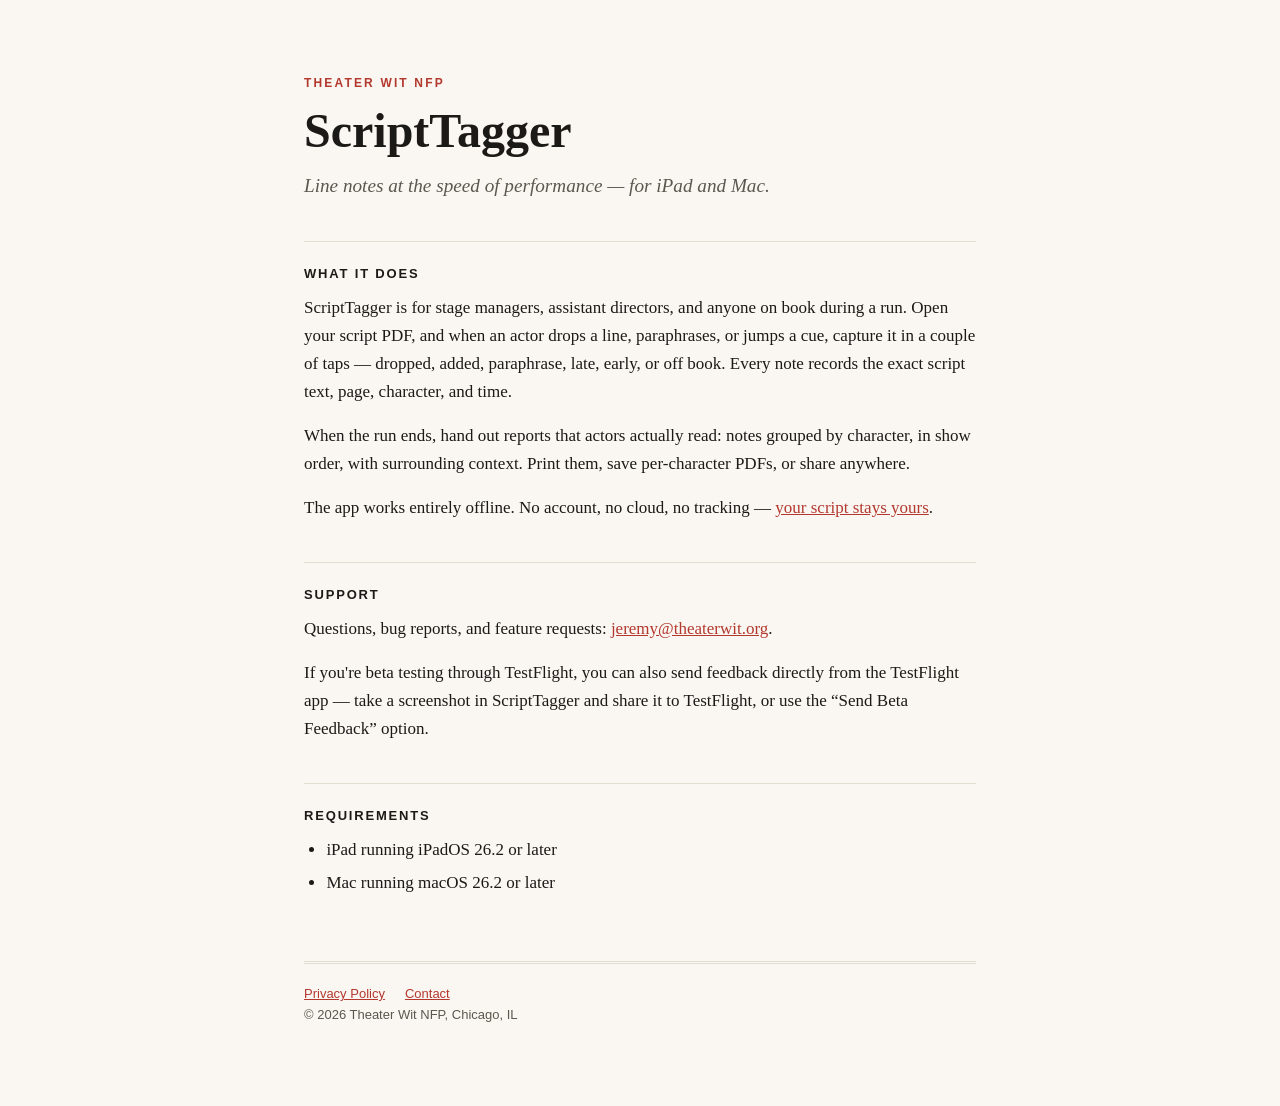
<file: index.html>
<!DOCTYPE html>
<html lang="en">
<head>
<meta charset="utf-8">
<meta name="viewport" content="width=device-width, initial-scale=1">
<title>ScriptTagger — Line Notes for Stage Managers</title>
<meta name="description" content="ScriptTagger is a line-notes app for stage managers and assistant directors, for iPad and Mac. Support and contact information.">
<link rel="stylesheet" href="style.css">
</head>
<body>
<main>
  <p class="kicker">Theater Wit NFP</p>
  <h1>ScriptTagger</h1>
  <p class="lede">Line notes at the speed of performance — for iPad and&nbsp;Mac.</p>

  <h2>What it does</h2>
  <p>ScriptTagger is for stage managers, assistant directors, and anyone on book during
  a run. Open your script PDF, and when an actor drops a line, paraphrases, or jumps a
  cue, capture it in a couple of taps — dropped, added, paraphrase, late, early, or off
  book. Every note records the exact script text, page, character, and time.</p>
  <p>When the run ends, hand out reports that actors actually read: notes grouped by
  character, in show order, with surrounding context. Print them, save per-character
  PDFs, or share anywhere.</p>
  <p>The app works entirely offline. No account, no cloud, no tracking —
  <a href="privacy/">your script stays yours</a>.</p>

  <h2>Support</h2>
  <p>Questions, bug reports, and feature requests:
  <a href="mailto:jeremy@theaterwit.org">jeremy@theaterwit.org</a>.</p>
  <p>If you're beta testing through TestFlight, you can also send feedback directly
  from the TestFlight app — take a screenshot in ScriptTagger and share it to
  TestFlight, or use the “Send Beta Feedback” option.</p>

  <h2>Requirements</h2>
  <ul>
    <li>iPad running iPadOS 26.2 or later</li>
    <li>Mac running macOS 26.2 or later</li>
  </ul>
</main>
<footer>
  <nav><a href="privacy/">Privacy Policy</a><a href="mailto:jeremy@theaterwit.org">Contact</a></nav>
  <p>© 2026 Theater Wit NFP, Chicago, IL</p>
</footer>
</body>
</html>
</file>
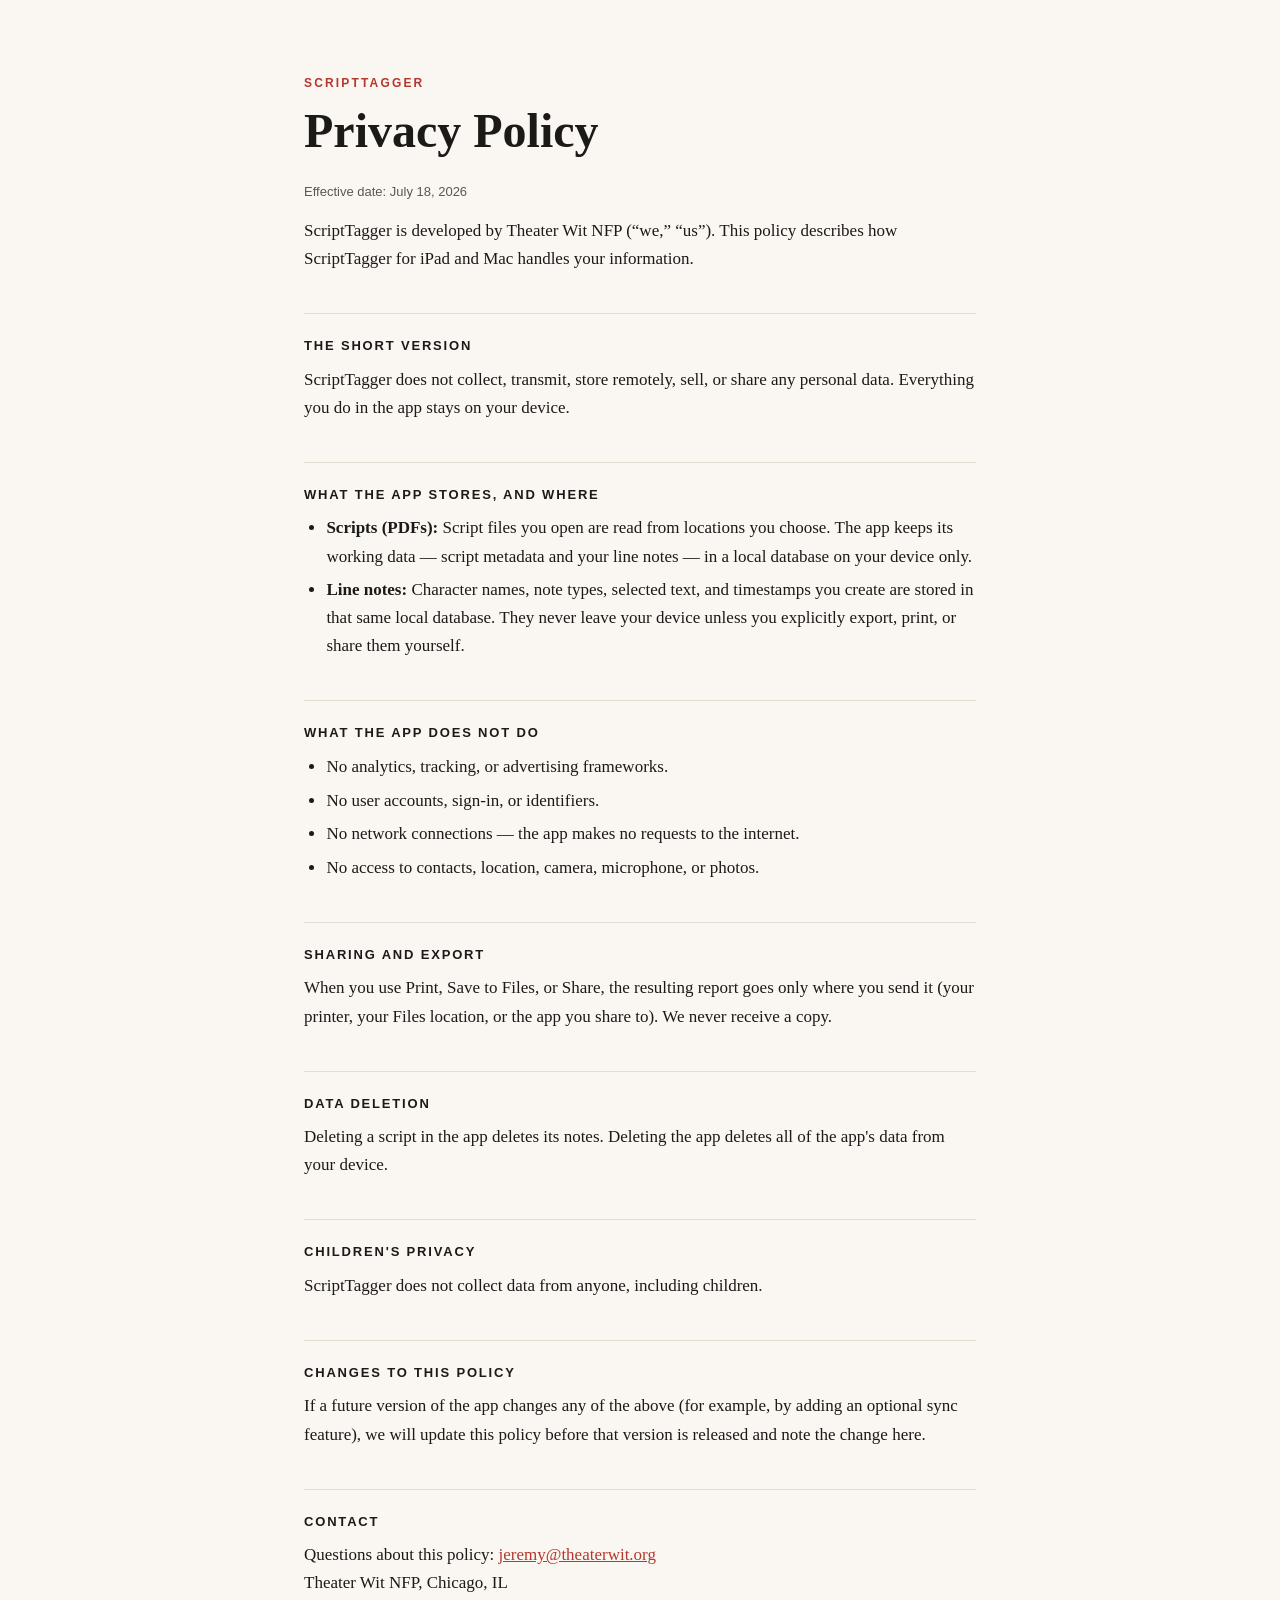
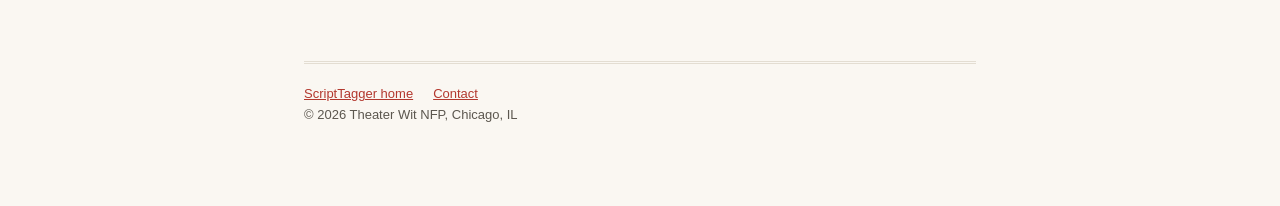
<file: privacy/index.html>
<!DOCTYPE html>
<html lang="en">
<head>
<meta charset="utf-8">
<meta name="viewport" content="width=device-width, initial-scale=1">
<title>Privacy Policy — ScriptTagger</title>
<meta name="description" content="ScriptTagger privacy policy: the app collects no data. Everything stays on your device.">
<link rel="stylesheet" href="../style.css">
</head>
<body>
<main>
  <p class="kicker"><a href="../" style="text-decoration:none">ScriptTagger</a></p>
  <h1>Privacy Policy</h1>
  <p class="meta">Effective date: July 18, 2026</p>

  <p>ScriptTagger is developed by Theater Wit NFP (“we,” “us”). This policy describes
  how ScriptTagger for iPad and Mac handles your information.</p>

  <h2>The short version</h2>
  <p>ScriptTagger does not collect, transmit, store remotely, sell, or share any
  personal data. Everything you do in the app stays on your device.</p>

  <h2>What the app stores, and where</h2>
  <ul>
    <li><strong>Scripts (PDFs):</strong> Script files you open are read from locations
    you choose. The app keeps its working data — script metadata and your line notes —
    in a local database on your device only.</li>
    <li><strong>Line notes:</strong> Character names, note types, selected text, and
    timestamps you create are stored in that same local database. They never leave your
    device unless you explicitly export, print, or share them yourself.</li>
  </ul>

  <h2>What the app does not do</h2>
  <ul>
    <li>No analytics, tracking, or advertising frameworks.</li>
    <li>No user accounts, sign-in, or identifiers.</li>
    <li>No network connections — the app makes no requests to the internet.</li>
    <li>No access to contacts, location, camera, microphone, or photos.</li>
  </ul>

  <h2>Sharing and export</h2>
  <p>When you use Print, Save to Files, or Share, the resulting report goes only where
  you send it (your printer, your Files location, or the app you share to). We never
  receive a copy.</p>

  <h2>Data deletion</h2>
  <p>Deleting a script in the app deletes its notes. Deleting the app deletes all of
  the app's data from your device.</p>

  <h2>Children's privacy</h2>
  <p>ScriptTagger does not collect data from anyone, including children.</p>

  <h2>Changes to this policy</h2>
  <p>If a future version of the app changes any of the above (for example, by adding an
  optional sync feature), we will update this policy before that version is released
  and note the change here.</p>

  <h2>Contact</h2>
  <p>Questions about this policy:
  <a href="mailto:jeremy@theaterwit.org">jeremy@theaterwit.org</a><br>
  Theater Wit NFP, Chicago, IL</p>
</main>
<footer>
  <nav><a href="../">ScriptTagger home</a><a href="mailto:jeremy@theaterwit.org">Contact</a></nav>
  <p>© 2026 Theater Wit NFP, Chicago, IL</p>
</footer>
</body>
</html>
</file>
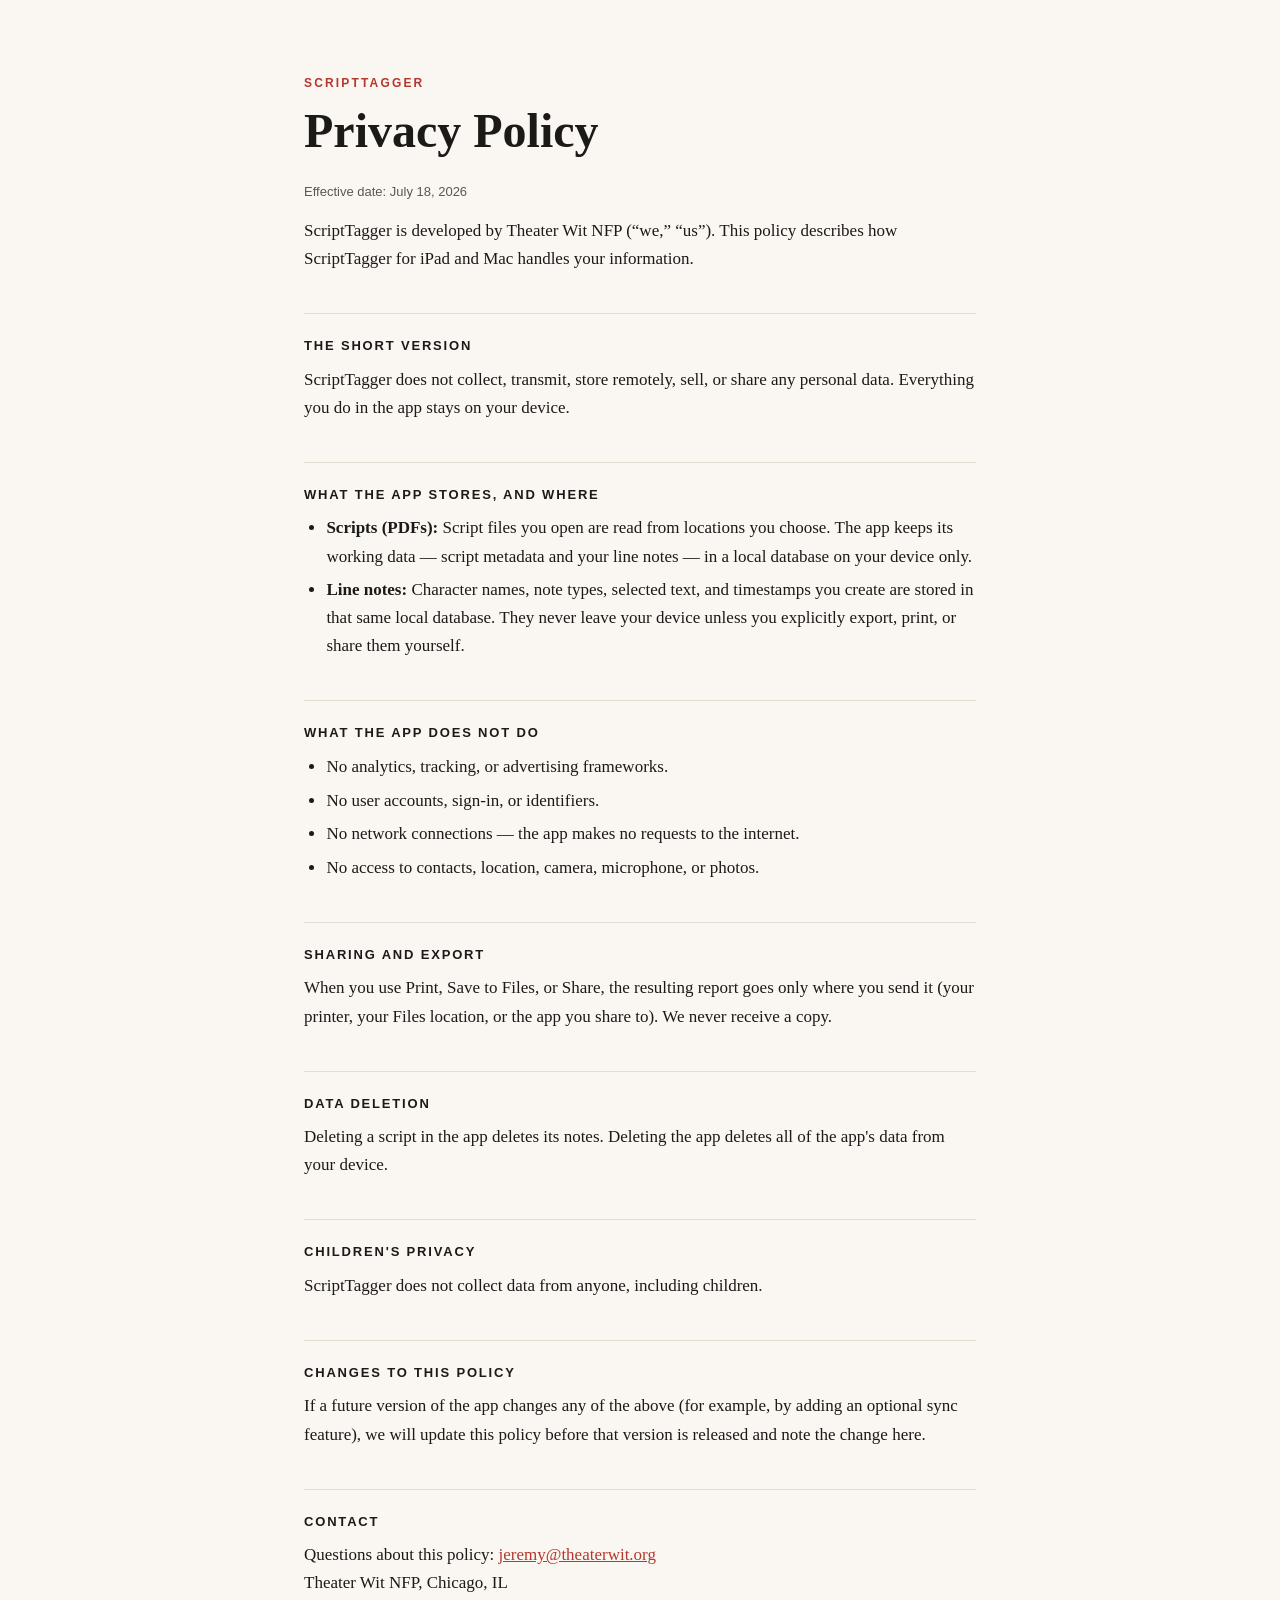
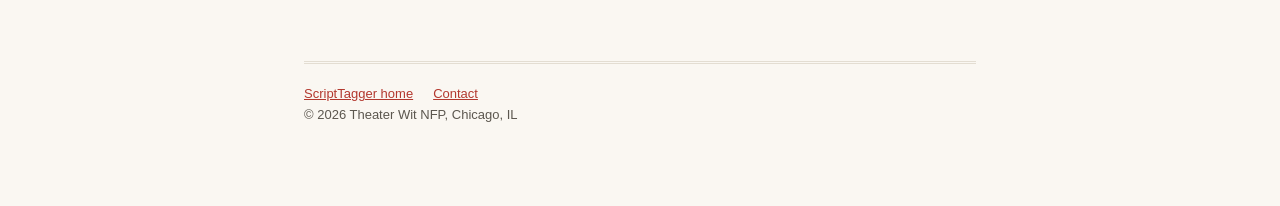
<file: privacy.html>
<!DOCTYPE html>
<html lang="en">
<head>
<meta charset="utf-8">
<meta name="viewport" content="width=device-width, initial-scale=1">
<title>Privacy Policy — ScriptTagger</title>
<meta name="description" content="ScriptTagger privacy policy: the app collects no data. Everything stays on your device.">
<link rel="stylesheet" href="style.css">
</head>
<body>
<main>
  <p class="kicker"><a href="./" style="text-decoration:none">ScriptTagger</a></p>
  <h1>Privacy Policy</h1>
  <p class="meta">Effective date: July 18, 2026</p>

  <p>ScriptTagger is developed by Theater Wit NFP (“we,” “us”). This policy describes
  how ScriptTagger for iPad and Mac handles your information.</p>

  <h2>The short version</h2>
  <p>ScriptTagger does not collect, transmit, store remotely, sell, or share any
  personal data. Everything you do in the app stays on your device.</p>

  <h2>What the app stores, and where</h2>
  <ul>
    <li><strong>Scripts (PDFs):</strong> Script files you open are read from locations
    you choose. The app keeps its working data — script metadata and your line notes —
    in a local database on your device only.</li>
    <li><strong>Line notes:</strong> Character names, note types, selected text, and
    timestamps you create are stored in that same local database. They never leave your
    device unless you explicitly export, print, or share them yourself.</li>
  </ul>

  <h2>What the app does not do</h2>
  <ul>
    <li>No analytics, tracking, or advertising frameworks.</li>
    <li>No user accounts, sign-in, or identifiers.</li>
    <li>No network connections — the app makes no requests to the internet.</li>
    <li>No access to contacts, location, camera, microphone, or photos.</li>
  </ul>

  <h2>Sharing and export</h2>
  <p>When you use Print, Save to Files, or Share, the resulting report goes only where
  you send it (your printer, your Files location, or the app you share to). We never
  receive a copy.</p>

  <h2>Data deletion</h2>
  <p>Deleting a script in the app deletes its notes. Deleting the app deletes all of
  the app's data from your device.</p>

  <h2>Children's privacy</h2>
  <p>ScriptTagger does not collect data from anyone, including children.</p>

  <h2>Changes to this policy</h2>
  <p>If a future version of the app changes any of the above (for example, by adding an
  optional sync feature), we will update this policy before that version is released
  and note the change here.</p>

  <h2>Contact</h2>
  <p>Questions about this policy:
  <a href="mailto:jeremy@theaterwit.org">jeremy@theaterwit.org</a><br>
  Theater Wit NFP, Chicago, IL</p>
</main>
<footer>
  <nav><a href="./">ScriptTagger home</a><a href="mailto:jeremy@theaterwit.org">Contact</a></nav>
  <p>© 2026 Theater Wit NFP, Chicago, IL</p>
</footer>
</body>
</html>
</file>
<file: style.css>
:root {
  --paper: #faf7f2;
  --ink: #1c1a17;
  --ink-soft: #5c574f;
  --accent: #b3382e;
  --rule: #e3ddd2;
  --measure: 42rem;
}
@media (prefers-color-scheme: dark) {
  :root {
    --paper: #17150f;
    --ink: #ece7de;
    --ink-soft: #a39c8f;
    --accent: #e05d4f;
    --rule: #2e2a22;
  }
}
* { box-sizing: border-box; margin: 0; }
body {
  background: var(--paper);
  color: var(--ink);
  font: 400 1.0625rem/1.65 Georgia, 'Times New Roman', serif;
  padding: clamp(2rem, 6vw, 5rem) 1.25rem 4rem;
}
main { max-width: var(--measure); margin: 0 auto; }
.kicker {
  font: 700 0.75rem/1 -apple-system, 'Helvetica Neue', sans-serif;
  letter-spacing: 0.18em;
  text-transform: uppercase;
  color: var(--accent);
}
h1 {
  font-size: clamp(2rem, 5vw, 3rem);
  line-height: 1.1;
  margin: 0.5rem 0 0.75rem;
  font-weight: 700;
}
.lede { font-size: 1.2rem; color: var(--ink-soft); font-style: italic; }
h2 {
  font: 700 0.8125rem/1.2 -apple-system, 'Helvetica Neue', sans-serif;
  letter-spacing: 0.14em;
  text-transform: uppercase;
  margin: 2.5rem 0 0.75rem;
  padding-top: 1.5rem;
  border-top: 1px solid var(--rule);
}
p, ul { margin-bottom: 1rem; }
ul { padding-left: 1.4rem; }
li { margin-bottom: 0.35rem; }
a { color: var(--accent); }
strong { font-weight: 700; }
.meta {
  margin-top: 1.5rem;
  font: 400 0.8125rem/1.5 -apple-system, 'Helvetica Neue', sans-serif;
  color: var(--ink-soft);
}
footer {
  max-width: var(--measure);
  margin: 4rem auto 0;
  padding-top: 1.25rem;
  border-top: 3px double var(--rule);
  font: 400 0.8125rem/1.6 -apple-system, 'Helvetica Neue', sans-serif;
  color: var(--ink-soft);
}
footer nav a { margin-right: 1.25rem; }
</file>
